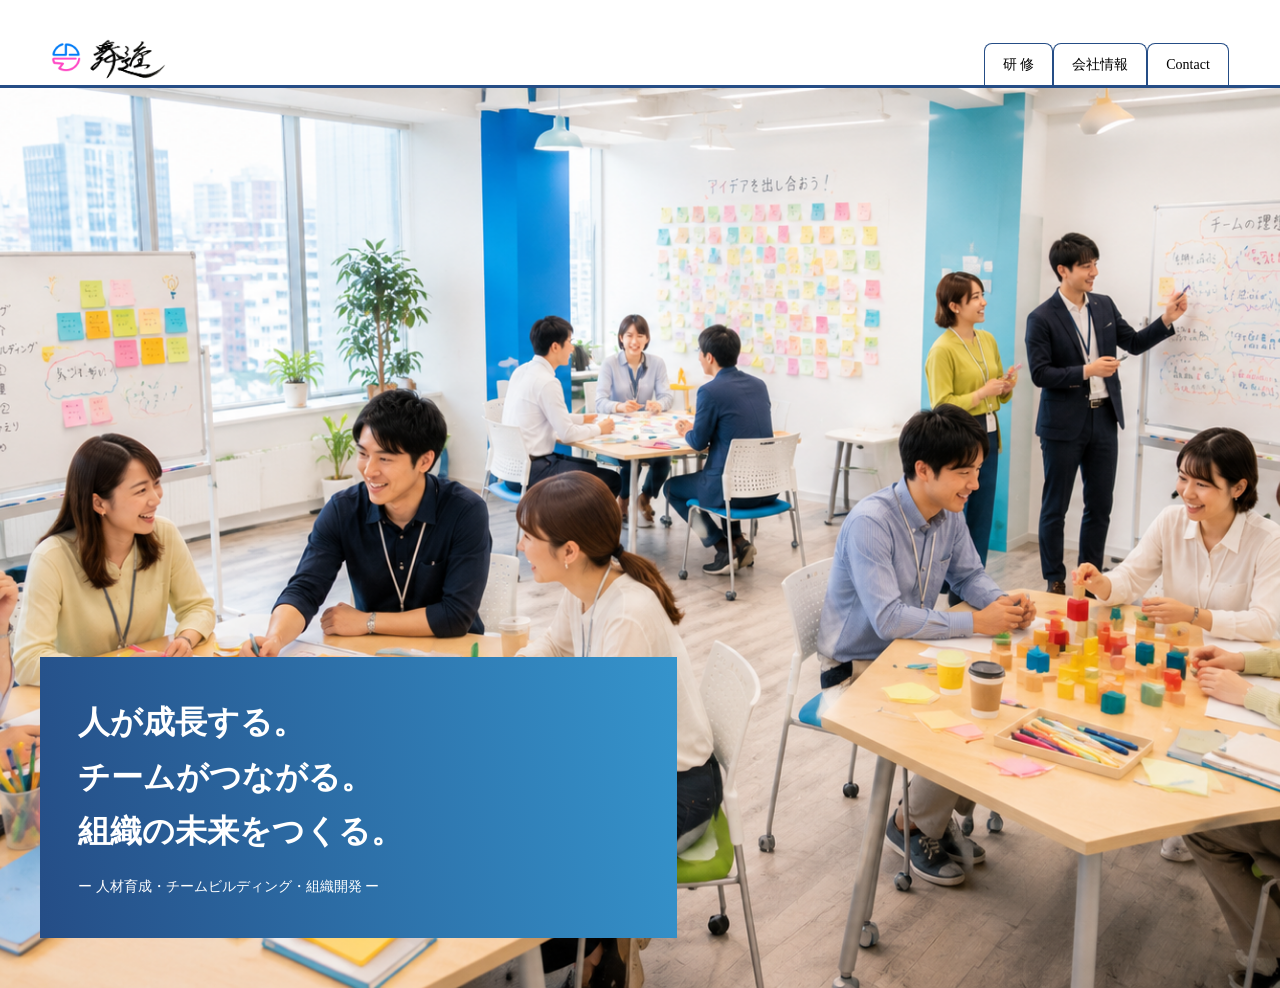
<file: index.html>
﻿
<!DOCTYPE html>
<html lang="ja">
<head>
    <meta charset="utf-8">
    <meta name="viewport" content="width=device-width, initial-scale=1.0">
    <title>株式会社 舞進 | 人材育成・組織づくり・経営支援</title>
    <link rel="stylesheet" href="css/style.css">
    <link rel="icon" type="image/png" href="images/myshine_logo.png">
</head>
<body class="top-page">

<header class="site-header">
<a href="index.html" class="site-logo">
    <img src="images/myshine_logo.png" alt="舞進ロゴ" class="site-logo-mark">
    <img src="images/myshine.png" alt="株式会社 舞進" class="site-logo-main">
</a>

    <nav class="index-nav" aria-label="メインメニュー">
        <a href="service.html" class="index-tab"> 研 修 </a>
        <a href="company.html" class="index-tab">会社情報</a>
        <a href="contact.html" class="index-tab">Contact</a>
    </nav>
</header>

    <!-- オープニングアニメーション -->
    <div id="intro-animation">
        <img src="images/myshine.png" alt="株式会社 舞進">
    </div>



<main id="main-visual">
    <div id="catchcopy">
        <h1>
            人が成長する。<br>
            チームがつながる。<br>
            組織の未来をつくる。
        </h1>
        <p>ー 人材育成・チームビルディング・組織開発 ー</p>
    </div>
</main>
<script>
    // ロゴをクリックしてTOPに戻った場合はアニメーションをスキップ
    if (sessionStorage.getItem("skipIntro") === "true") {
        const intro = document.getElementById("intro-animation");
        if (intro) {
            intro.style.display = "none";
        }
        sessionStorage.removeItem("skipIntro");
    }

    // 左上の舞進ロゴをクリックしたら、次のTOP表示でアニメーションをスキップ
    document.querySelector(".site-logo").addEventListener("click", function () {
        sessionStorage.setItem("skipIntro", "true");
    });
</script>
</body>
</html>
</file>
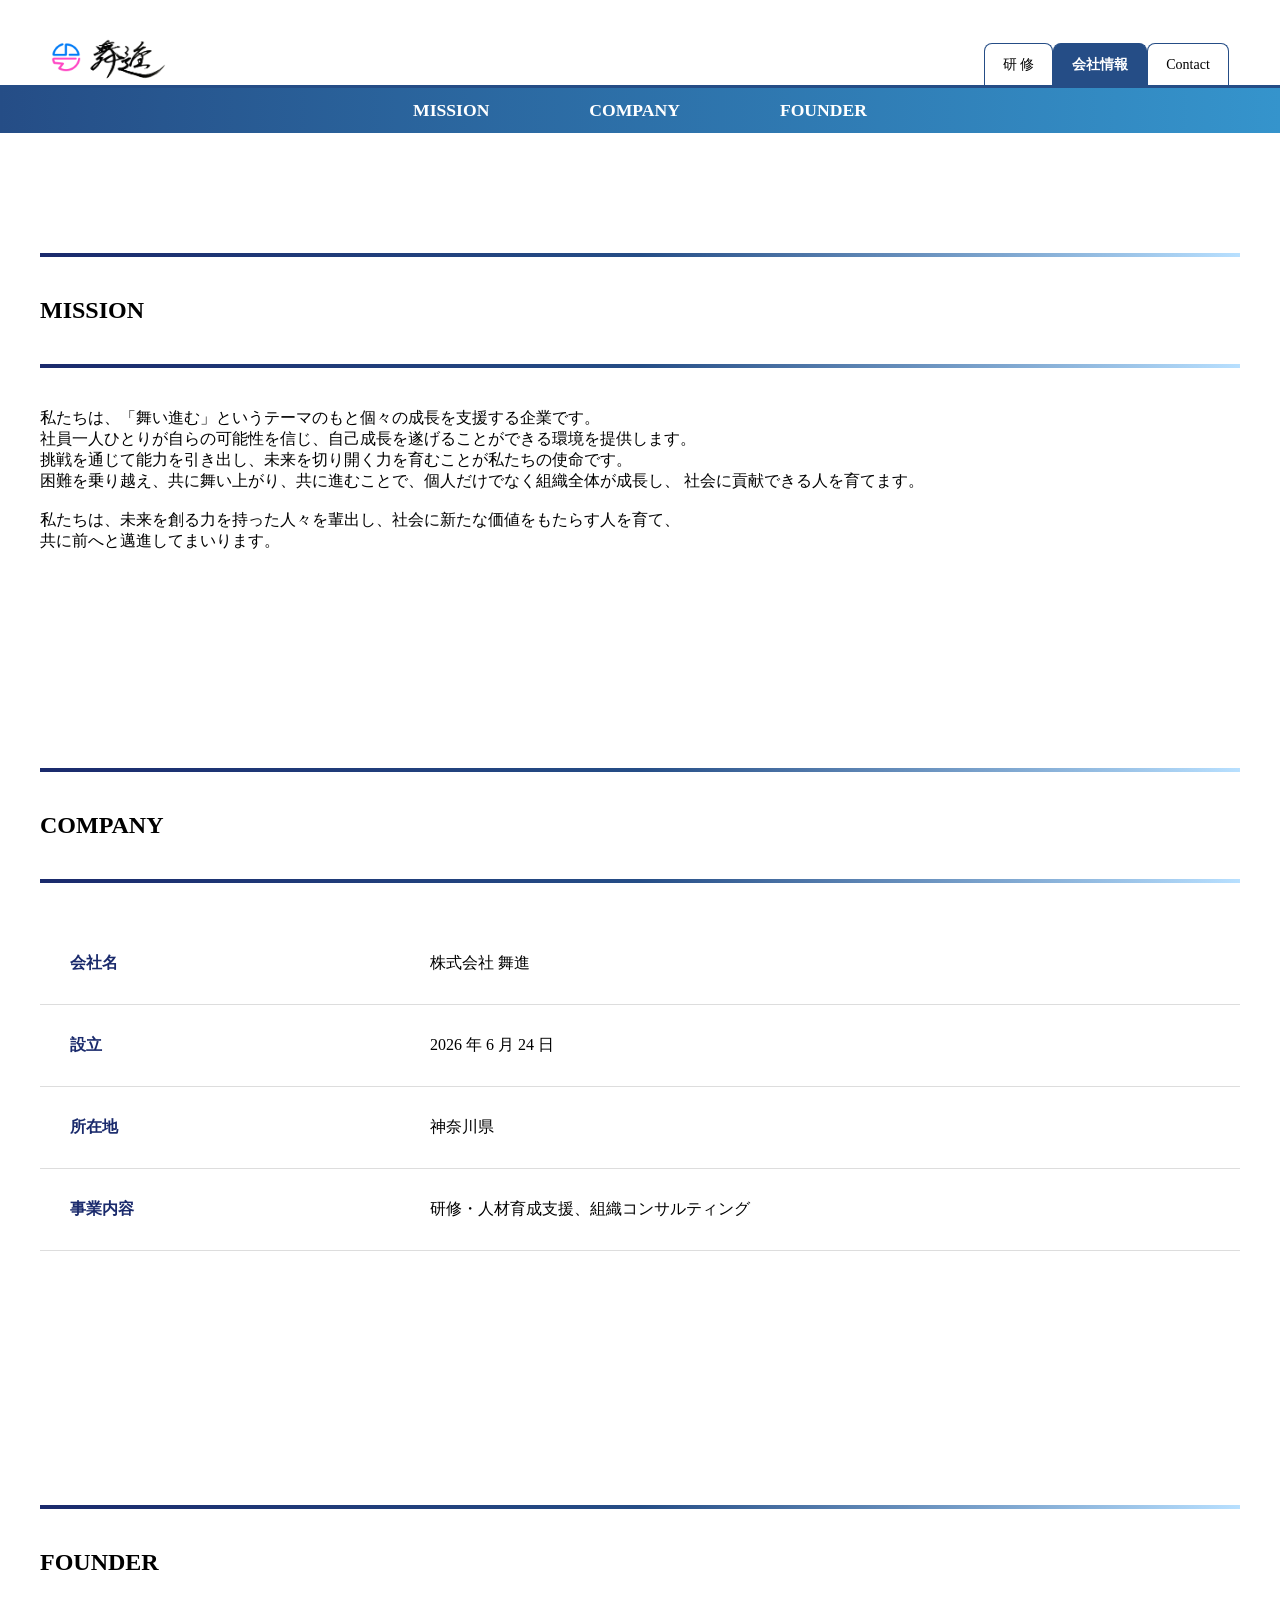
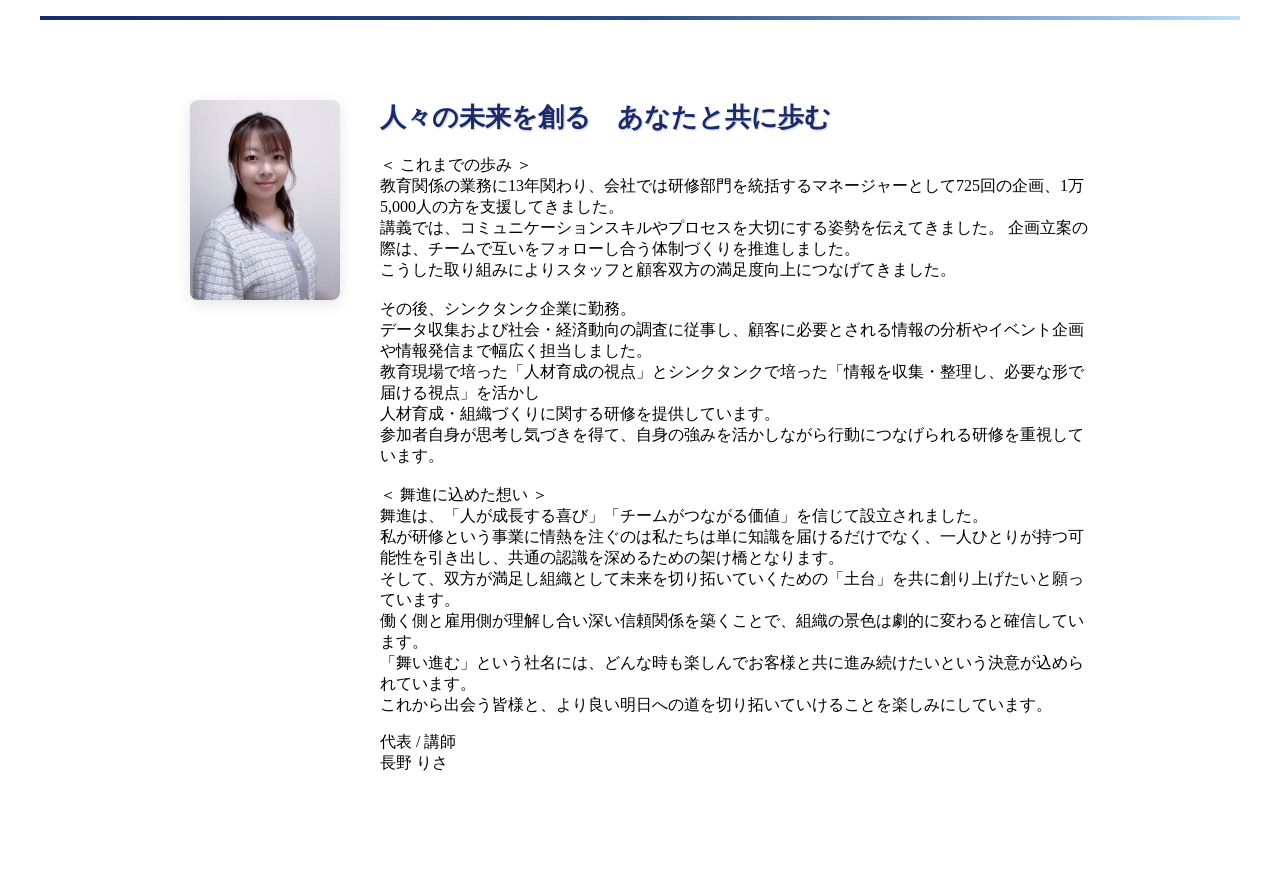
<file: company.html>
﻿<!DOCTYPE html>
<html lang="ja">
<head>
    <meta charset="utf-8">
    <meta name="viewport" content="width=device-width, initial-scale=1.0">
    <title>株式会社 舞進 | 人材育成・組織づくり・経営支援</title>
    <link rel="stylesheet" href="css/style.css">
    <link rel="icon" type="image/png" href="images/myshine_logo.png">
</head>
<body class="top-page">

<header class="site-header">
<a href="index.html" class="site-logo">
    <img src="images/myshine_logo.png" alt="舞進ロゴ" class="site-logo-mark">
    <img src="images/myshine.png" alt="株式会社 舞進" class="site-logo-main">
</a>

    <nav class="index-nav" aria-label="メインメニュー">
        <a href="service.html" class="index-tab"> 研 修 </a>
        <a href="company.html" class="index-tab active">会社情報</a>
        <a href="contact.html" class="index-tab">Contact</a>
    </nav>
</header>

<!-- ナビ部分 -->
<main id="main-container">
<nav class="sub-nav">
    <ul>
        <li><a href="#mission">MISSION</a></li>
        <li><a href="#company">COMPANY</a></li>
        <li><a href="#founder">FOUNDER</a></li>
    </ul>
</nav>

<!-- コンテンツ部分 -->
 <div class="content-area">
    <section id="mission">
        <div class="line"></div>
        <h2>MISSION</h2>
        <div class="line"></div>
        <p>私たちは、「舞い進む」というテーマのもと個々の成長を支援する企業です。<br>
            社員一人ひとりが自らの可能性を信じ、自己成長を遂げることができる環境を提供します。<br>
            挑戦を通じて能力を引き出し、未来を切り開く力を育むことが私たちの使命です。<br>
            困難を乗り越え、共に舞い上がり、共に進むことで、個人だけでなく組織全体が成長し、
            社会に貢献できる人を育てます。<br><br>
            私たちは、未来を創る力を持った人々を輩出し、社会に新たな価値をもたらす人を育て、<br>
            共に前へと邁進してまいります。</p>
    </section>
    
    <section id="company">
        <div class="line"></div>
        <h2>COMPANY</h2>
        <div class="line"></div>
        <table class="company-table">
            <tr>
                <th>会社名</th>
                <td>株式会社 舞進</td>
            </tr>
            <tr>
                <th>設立</th>
                <td>2026 年 6 月 24 日</td>
            </tr>
            <tr>
                <th>所在地</th>
                <td>神奈川県</td>
            </tr>
            <tr>
                <th>事業内容</th>
                <td>研修・人材育成支援、組織コンサルティング</td>
            </tr>
        </table>
    <br><br><br>
    </section>

<section id="founder">
    <div class="line"></div>
    <h2>FOUNDER</h2>
    <div class="line"></div>

    <div class="founder-container">
        <div class="founder-image">
            <img src="images/rn.jpg" alt="株式会社舞進 創業者">
        </div>

        <div class="founder-text">
            <p class="lead-text">人々の未来を創る　あなたと共に歩む</p>
            <p>
            ＜ これまでの歩み ＞<br>
            教育関係の業務に13年関わり、会社では研修部門を統括するマネージャーとして725回の企画、1万5,000人の方を支援してきました。<br>
            講義では、コミュニケーションスキルやプロセスを大切にする姿勢を伝えてきました。
            企画立案の際は、チームで互いをフォローし合う体制づくりを推進しました。<br>
            こうした取り組みによりスタッフと顧客双方の満足度向上につなげてきました。<br><br>
            その後、シンクタンク企業に勤務。<br>
            データ収集および社会・経済動向の調査に従事し、顧客に必要とされる情報の分析やイベント企画や情報発信まで幅広く担当しました。<br>
            教育現場で培った「人材育成の視点」とシンクタンクで培った「情報を収集・整理し、必要な形で届ける視点」を活かし<br>
            人材育成・組織づくりに関する研修を提供しています。<br>
            参加者自身が思考し気づきを得て、自身の強みを活かしながら行動につなげられる研修を重視しています。<br>
            <br>
            ＜ 舞進に込めた想い ＞<br>
            舞進は、「人が成長する喜び」「チームがつながる価値」を信じて設立されました。<br>
            私が研修という事業に情熱を注ぐのは私たちは単に知識を届けるだけでなく、一人ひとりが持つ可能性を引き出し、共通の認識を深めるための架け橋となります。<br>
            そして、双方が満足し組織として未来を切り拓いていくための「土台」を共に創り上げたいと願っています。<br>
            働く側と雇用側が理解し合い深い信頼関係を築くことで、組織の景色は劇的に変わると確信しています。<br>
           「舞い進む」という社名には、どんな時も楽しんでお客様と共に進み続けたいという決意が込められています。<br>
            これから出会う皆様と、より良い明日への道を切り拓いていけることを楽しみにしています。<br>
            </p>

            <div class="founder-signature">
                <span class="role">代表 / 講師</span><br>
                <span class="name">長野 りさ</span>
            </div>
        </div>
    </div>
</section>
</div>
</main>
<script>
    // ロゴをクリックしてTOPに戻った場合はアニメーションをスキップ
    if (sessionStorage.getItem("skipIntro") === "true") {
        const intro = document.getElementById("intro-animation");
        if (intro) {
            intro.style.display = "none";
        }
        sessionStorage.removeItem("skipIntro");
    }

    // 左上の舞進ロゴをクリックしたら、次のTOP表示でアニメーションをスキップ
    document.querySelector(".site-logo").addEventListener("click", function () {
        sessionStorage.setItem("skipIntro", "true");
    });
</script>
</body>
</html>
</file>
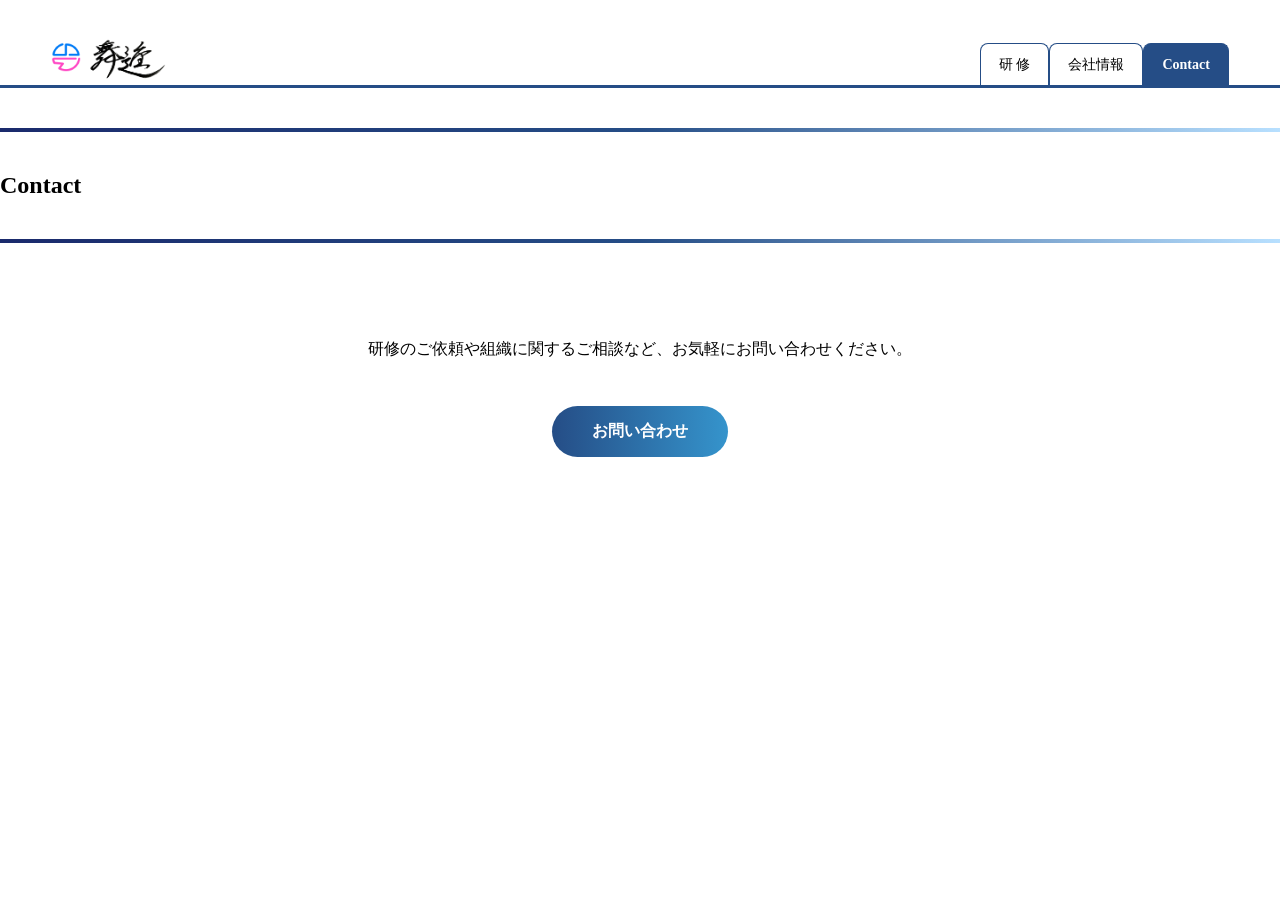
<file: contact.html>
﻿<!DOCTYPE html>
<html lang="ja">
<head>
    <meta charset="utf-8">
    <meta name="viewport" content="width=device-width, initial-scale=1.0">
    <title>株式会社 舞進 | 人材育成・組織づくり・経営支援</title>
    <link rel="stylesheet" href="css/style.css">
	<link rel="icon" type="image/png" href="images/myshine_logo.png">
</head>
<body class="top-page">

<header class="site-header">
<a href="index.html" class="site-logo">
    <img src="images/myshine_logo.png" alt="舞進ロゴ" class="site-logo-mark">
    <img src="images/myshine.png" alt="株式会社 舞進" class="site-logo-main">
</a>

    <nav class="index-nav" aria-label="メインメニュー">
        <a href="service.html" class="index-tab"> 研 修 </a>
        <a href="company.html" class="index-tab">会社情報</a>
        <a href="contact.html" class="index-tab active">Contact</a>
    </nav>
</header>

<section id="contact">
    <div class="line"></div>
    <h2>Contact</h2>
    <div class="line"></div>
    
    <div class="contact-content">
        <p>研修のご依頼や組織に関するご相談など、お気軽にお問い合わせください。</p>
        
		<a href="https://forms.gle/gTZKaVWJwveWM6Zf8" class="contact-button"target="_blank">お問い合わせ</a>
    </div>
</section>
	<script>
    // ロゴをクリックしてTOPに戻った場合はアニメーションをスキップ
    if (sessionStorage.getItem("skipIntro") === "true") {
        const intro = document.getElementById("intro-animation");
        if (intro) {
            intro.style.display = "none";
        }
        sessionStorage.removeItem("skipIntro");
    }

    // 左上の舞進ロゴをクリックしたら、次のTOP表示でアニメーションをスキップ
    document.querySelector(".site-logo").addEventListener("click", function () {
        sessionStorage.setItem("skipIntro", "true");
    });
</script>
</body>
</html>
</file>
<file: css/style.css>
﻿@charset "utf-8";

/* ========================================
   オープニング
======================================== */

#intro-animation {
    position: fixed;
    inset: 0;
    z-index: 9999;
    display: flex;
    justify-content: center;
    align-items: center;
    background: #ffffff;
    animation: introFadeOut 1.2s ease 2.5s forwards;
}

/* ロゴ画像 */
#intro-animation img {
    width: clamp(160px, 30vw, 300px);
    height: auto;
    opacity: 0;
    animation: logoDrop 1.4s ease-out 0.2s forwards;
}

/* ロゴが上昇 */
@keyframes logoDrop {
    0% {
        opacity: 0;
        transform: translateY(180px);
    }
    65% {
        opacity: 1;
        transform: translateY(-10px);
    }
    100% {
        opacity: 1;
        transform: translateY(0);
    }
}

/* TOP画面に移行　*/
@keyframes introFadeOut {
    0% {
        opacity: 1;
        visibility: visible;
    }

    100% {
        opacity: 0;
        visibility: hidden;
        pointer-events: none;
    }
}



/* ========================================
   基本レイアウト
======================================== */
@import url('https://fonts.googleapis.com/css2?family=Honoka+Mincho&display=swap');

#nav {
    display: flex;
    flex-direction: column;
}
#nav ul {
    list-style: none;
    padding: 0;
    margin: 0;
}
#nav li {
    margin-bottom: 20px;
}

#nav a {
    transition: color 0.3s ease;
    color: #254d86;
    text-decoration: none;

}
#nav a:hover {
    color: #3594cc; /* リンク色を変える */
    padding-left: 10px;
}

/* サイドバー設定　*/
.top-page {
    margin: 0;
    display: flex;
    min-height: 100vh;
}
.top-page #sidebar {
    width: 160px;
    height: 100vh; /* 画面いっぱいの高さにする */
    background-color: #ffffff;
    padding: 50px 30px;
    flex-shrink: 0;
    flex-direction: column;
    position: sticky;
    float: none;
    gap: 50px;
    display: flex;
    top: 0;
    overflow-y: auto;
}

.logo-text {
    font-size: 1.2rem;
    font-weight: bold;
    display: inline-block;         /* 横並びを維持する */
    font-family: 'Honoka Mincho', serif;
}

/* ロゴ設定 */
#logo {
    display: flex !important;
    align-items: center;
    gap: 10px;
}
.logo-img {
    max-width: 70px;
    height: auto;
    display: block;
}

.logo-link {
    text-decoration: none; 
    display: inline-block;
    cursor: pointer; 
}

.logo-img {
    border: none;
    display: block;
}

a, 
a:link, 
a:visited, 
a:hover, 
a:active { 
    color: inherit;
    text-decoration: none;
}

/*  ヘッダー・インデックスメニュー */

.site-header {
    width: 100%;
    min-height: 88px;
    box-sizing: border-box;
    padding: 0 4% 0;
    margin: 0;
    display: flex;
    align-items: center;
    justify-content: space-between;
    gap: 24px;
    background: #ffffff;
    position: relative;
    z-index: 100;
    border-bottom: 3px solid #254d86;
}

/* 左上の舞進ロゴ */
.site-logo {
    display: flex;
    flex-direction: row;
    align-items: center;
    justify-content: center;
    gap: 4px;
    flex-shrink: 0;
    line-height: 1;
    text-decoration: none;
    transform: translateY(15px);
}

/* ロゴマーク */
.site-logo .site-logo-mark {
    display: block;
    width: 30px;
    height: auto;
}

/* 舞進の画像 */
.site-logo .site-logo-main {
    display: block;
    width: clamp(65px, 9vw, 85px);
    max-width: 100%;
    height: auto;
}

/* 横型インデックス */
.index-nav {
    display: flex;
    align-items: flex-end;
    justify-content: flex-end;
    gap: 0;
    align-self: flex-end;
    margin-top: 0;
}

/* インデックスの基本デザイン */
.index-tab {
    display: inline-flex;
    align-items: center;
    justify-content: center;
    min-height: 42px;
    padding: 10px 18px;
    box-sizing: border-box;

    color: #254d86;
    background: #ffffff;
    border: 1px solid #254d86;
    border-bottom: 0px solid #1b3965;
    border-radius: 8px 8px 0 0;

    text-decoration: none;
    font-size: 14px;
    white-space: nowrap;

    transition: background-color 0.2s ease;
}

/* 選択中のページ */
.index-tab.active {
    color: #ffffff;
    background: #254d86;
    border-color: #254d86;
    border-bottom-color: #ffffff;
    font-weight: bold;
}

/* マウスを乗せたとき */
.index-tab:hover {
    color: #ffffff;
    background: #90cdef;
    border-color: #90cdef;
    transform: translateY(-3px);
}

/* 現在開いているページ */
.index-tab.active {
    background: #254d86;
    border-color: #254d86;
    border-bottom-color: #254d86;
    font-weight: bold;
}


/* スマートフォン */
@media screen and (max-width: 600px) {
    .site-header {
        min-height: auto;
        padding: 12px 4%;
        flex-wrap: wrap;
        gap: 12px;
        align-items: center;
        border-bottom: 3px solid #254d86;
    }


 .site-logo {
        flex-direction: row;
        transform: translateY(15px);
    }

    .site-logo .site-logo-mark {
        width: 30px;
    }

    .site-logo .site-logo-main {
        width: clamp(65px, 9vw, 85px);
    }

    .index-nav {
        width: 100%;
        gap: 0;
        justify-content: space-between;
    }

    .index-tab {
        flex: 1;
        min-width: 0;
        min-height: 38px;
        padding: 8px 4px;
        font-size: 12px;
        white-space: normal;
        text-align: center;
    }
}


/* 基本レイアウト ここまで↑ */


/* ========================================
   TOP画面
======================================== */

/* PC：インデックスとメイン画像を横並びに */
body.top-page {
    display: block;
    min-height: 100vh;
    margin: 0;
}

#main-visual {
    min-height: 70vh;
    width: 100%;
    box-sizing: border-box;
}

.top-page #sidebar {
    width: 220px;
    min-height: 100vh;
    padding: 40px 24px;
    background: #fff;
    display: flex;
    flex-direction: column;
    align-items: flex-start;
    gap: 50px;
    flex-shrink: 0;
}

.logo-link {
    display: inline-block;
}

#logo {
    display: flex;
    align-items: center;
    gap: 10px;
}

.logo-text {
    font-family: 'Honoka Mincho', serif;
    font-size: 1.1rem;
    font-weight: bold;
    white-space: nowrap;
}

.logo-img {
    display: block;
    width: 70px;
    height: auto;
}

#nav {
    width: 100%;
}

#nav ul {
    list-style: none;
    padding: 0;
    margin: 0;
}

#nav li {
    margin-bottom: 24px;
}

#nav a {
    color: #254d86;
    font-size: 0.95rem;
    text-decoration: none;
    transition: color 0.3s ease;
}

#nav a:hover {
    color: #3594cc;
}

/* メイン画像 */
#main-visual {
    flex: 1;
    min-width: 0;
    min-height: 100vh;
    background-image: url('../images/top.png');
    background-size: cover;
    background-position: center;
    display: flex;
    align-items: flex-start;
    justify-content: flex-end;
    flex-direction: column;
    padding: 40px;
}

/* キャッチコピー */
#catchcopy {
    width: min(560px, 100%);
    padding: clamp(24px, 3vw, 40px);
    margin: 0 0 10px;
    background: linear-gradient(80deg, #254d86, #3594cc);
    color: #fff;
    text-align: left;
}

#catchcopy h1 {
    margin: 0 0 16px;
    font-size: clamp(1.5rem, 2.5vw, 2.4rem);
    line-height: 1.7;
    font-weight: bold;
}

#catchcopy p {
    margin: 0;
    font-size: clamp(0.8rem, 1.1vw, 1.05rem);
    line-height: 1.8;
}

/* タブレット */
@media (max-width: 1024px) {
    .top-page #sidebar {
        width: 190px;
        padding: 32px 18px;
        gap: 36px;
    }

    .logo-img {
        width: 58px;
    }

    .logo-text {
        font-size: 1rem;
    }

    #main-visual {
        padding: 28px;
    }
}

/* スマートフォン */
@media (max-width: 768px) {
    body.top-page {
        flex-direction: column;
    }

    .top-page #sidebar {
        width: 100%;
        min-height: auto;
        padding: 16px;
        gap: 16px;
        align-items: center;
    }

    #logo {
        justify-content: center;
    }

    .logo-img {
        width: 58px;
    }

    #nav ul {
        display: flex;
        flex-wrap: wrap;
        justify-content: center;
        gap: 12px 20px;
    }

    #nav li {
        margin: 0;
    }

    #nav a {
        font-size: 0.88rem;
    }

    #main-visual {
        width: 100%;
        min-height: 70vh;
        min-height: 70svh;
        padding: 16px;
        background-position: center;
    }

    #catchcopy {
        width: 100%;
        max-width: 560px;
        padding: 24px 20px;
        margin: 0;
    }

    #catchcopy h1 {
        font-size: clamp(1.25rem, 5vw, 1.9rem);
        line-height: 1.7;
    }

    #catchcopy p {
        font-size: 0.8rem;
    }
}

/* 小型スマートフォン */
@media (max-width: 400px) {
    .top-page #sidebar {
        padding: 14px 10px;
    }

    #nav ul {
        gap: 12px 14px;
    }

    #nav a {
        font-size: 0.82rem;
    }

    #main-visual {
        padding: 12px;
    }

    #catchcopy {
        padding: 20px 16px;
    }

    #catchcopy h1 {
        font-size: 1.25rem;
    }

    #catchcopy p {
        font-size: 0.73rem;
    }
}

/* TOPページ ここまで↑ */

/* ========================================
   研修内容
======================================== */
.service-container {
    display: flex;
    justify-content: center;
    gap: 40px;
    padding: 40px 20px;
    max-width: 900px;
    margin: 0 auto;
    flex-wrap: wrap; /
}

.service-item {
    flex: 1; 
    overflow: hidden; 
    background: transparent;
    text-align: left;
}

.service-img {
    width: 100%;
    height: 220px;
    object-fit: cover;
    border-radius: 12px;
    box-shadow: 0 5px 15px rgba(0,0,0,0.1);
}

.service-item h3 {
    padding: 20px 0 10px 0px;
    color: #1a2a6c;
}

.service-item p {
    padding: 0;
    color: #555;
    line-height: 1.6;
}

.service-vertical-container {
    display: flex;
    flex-direction: column;
    padding: 40px 20px;
    max-width: 800px; 
    margin: 0 auto;
}

/* 各メニューのアイテム */
.service-item {
    width: 100%;
}

/* 研修画像：PC用 */
.service-img-fluid {
    display: block;
    width: 100%;
    max-width: 600px;
    height: auto;
    object-fit: contain;
    border-radius: 12px;
    box-shadow: 0 5px 15px rgba(0, 0, 0, 0.1);
    margin: 0 auto 20px;
}

/* スマートフォン用 */
@media screen and (max-width: 600px) {
    .service-img-fluid {
        width: 100%;
        max-width: 100%;
        height: auto;
        margin: 0 auto 16px;
    }

    .service-vertical-container {
        padding: 24px 16px;
    }
}

/* 画像をタップできるようにする */
.zoomable-image {
    cursor: zoom-in;
}

/* 拡大画像の背景 */
.image-lightbox {
    display: none;
    position: fixed;
    inset: 0;
    z-index: 10000;
    background: rgba(0, 0, 0, 0.85);
    justify-content: center;
    align-items: center;
    padding: 20px;
    box-sizing: border-box;
}

/* 拡大画像 */
.image-lightbox img {
    max-width: 100%;
    max-height: 90vh;
    width: auto;
    height: auto;
    object-fit: contain;
    border-radius: 6px;
}

/* 拡大中 */
.image-lightbox.show {
    display: flex;
    cursor: zoom-out;
}


/* テキストエリア */
.service-text-area {
    max-width: 600px;
    margin: 0 auto;
}

.service-text-area h3 {
    color: #1a2a6c;
    margin-bottom: 15px;
    font-size: 1.5rem;
}

.service-text-area p {
    color: #555;
    line-height: 1.8;
    font-size: 1rem;
}

/* 研修内容 ページここまで */


/* ========================================
   CONPANY
======================================== */

/* インデックスメニュー */
.sub-nav {
    position: sticky;
    position: -webkit-sticky;
    top: 0;
    z-index: 9999;
    width: 100%;
    padding: 12px 0;
    background: linear-gradient(90deg, #254d86, #3594cc);
    text-align: center;
}

.sub-nav ul {
    display: flex;
    justify-content: center;
    list-style: none;
    gap: 100px;
    padding: 0;
    margin: 0;
}

.sub-nav a {
    text-decoration: none;
    color: #ffffff;
    font-weight: bold;
    font-size: 1.1rem;
    transition: color 0.3s;
}

.sub-nav a:hover {
    opacity: 0.7;
}

/* メニューの固定を妨げない */
#main-container,
.content-area {
    overflow: visible;
}

/* ボタンを押したときの移動位置 */
#mission,
#company,
#founder {
    scroll-margin-top: 65px;
}

/* メインエリア */
#company-container {
    width: 100%;
    padding: 0;
}

/* セクション */
#main-container section {
    padding: 80px 40px;
    box-sizing: border-box;
}

#main-container h2 {
    text-align: left;
}

.line {
    width: 100%;
    height: 4px;
    background: linear-gradient(90deg, #1a2a6c, #254d86, #b8e0ff);
    margin: 40px 0;
}

/* MISSION・COMPANY本文 */
#mission p,
#company .company-table {
    width: 100%;
    box-sizing: border-box;
}

#mission p {
    text-align: left;
}

/* 会社概要 */
.company-table {
    width: 100%;
    border-collapse: collapse;
    margin-top: 20px;
}

.company-table th,
.company-table td {
    padding: 30px;
    border-bottom: 1px solid #ddd;
    text-align: left;
}

.company-table th {
    width: 30%;
    color: #1a2a6c;
    font-weight: bold;
}

/* FOUNDER */
.founder-container {
    display: flex;
    flex-direction: row;
    gap: 40px;
    align-items: flex-start;
    max-width: 900px;
    margin: 0 auto;
    padding: 40px 0;
}

.founder-image {
    flex: 0 0 150px;
    margin: 0;
}

.founder-image img {
    width: 150px;
    height: auto;
    border-radius: 8px;
    box-shadow: 0 4px 15px rgba(0,0,0,0.1);
}

.founder-text {
    flex: 1;
}

.lead-text {
    font-size: 1.6rem;
    font-weight: bold;
    color: #1a2a6c;
    text-align: left;
    margin-top: 0;
    margin-bottom: 20px;
    text-shadow: 1px 1px 2px rgba(0,0,0,0.2);
}

/* スマートフォン表示 */
@media screen and (max-width: 600px) {

    #main-container section {
        padding: 32px 24px;
    }

    #main-container h2 {
        font-size: 1.4rem;
        margin: 16px 0;
        text-align: left;
    }

    #main-container .line {
        height: 3px;
        margin: 18px 0;
    }

    #main-container p {
        font-size: 0.95rem;
        line-height: 1.9;
        overflow-wrap: break-word;
    }

    /* ナビ */
    .sub-nav {
        padding: 12px 8px;
    }

    .sub-nav ul {
        justify-content: space-around;
        gap: 8px;
    }

    .sub-nav a {
        font-size: 0.8rem;
    }

    /* 会社概要 */
    .company-table,
    .company-table tbody,
    .company-table tr,
    .company-table th,
    .company-table td {
        display: block;
        width: 100%;
        box-sizing: border-box;
    }

    .company-table th {
        padding: 14px 12px 4px;
        border-bottom: none;
        font-size: 0.88rem;
    }

    .company-table td {
        padding: 4px 12px 14px;
        font-size: 0.95rem;
        overflow-wrap: anywhere;
    }

    /* FOUNDER */
    .founder-container {
        flex-direction: column;
        align-items: flex-start;
        gap: 20px;
        padding: 16px 0;
    }

    .founder-image {
        width: 100%;
        text-align: center;
    }

    .founder-image img {
        width: min(180px, 60%);
        height: auto;
    }

    .founder-text {
        width: 100%;
        min-width: 0;
        text-align: left;
    }

    /* キャッチコピー */
    .lead-text {
        font-size: 1.2rem;
        line-height: 1.7;
        text-align: left;
        padding: 14px 0;
        overflow-wrap: anywhere;
    }

    .founder-signature {
        text-align: right;
    }
}

/* Company ページ ここまで↑ */


/* 「ご意見・ご要望」ページ ここから↓ */
.contact-content {
    text-align: center;
    padding: 40px 0;
}

.contact-button {
    display: inline-block;
    margin-top: 30px;
    padding: 15px 40px;
    background: linear-gradient(90deg, #254d86, #3594cc);
    color: #ffffff !important;
    text-decoration: none;
    font-weight: bold;
    border-radius: 50px;
    transition: transform 0.3s, box-shadow 0.3s;
}

.contact-button:hover {
    transform: translateY(-3px);
    box-shadow: 0 5px 15px rgba(0,0,0,0.2);
}

/* 「ご意見・ご要望」ページ ここまで↑ */
</file>
